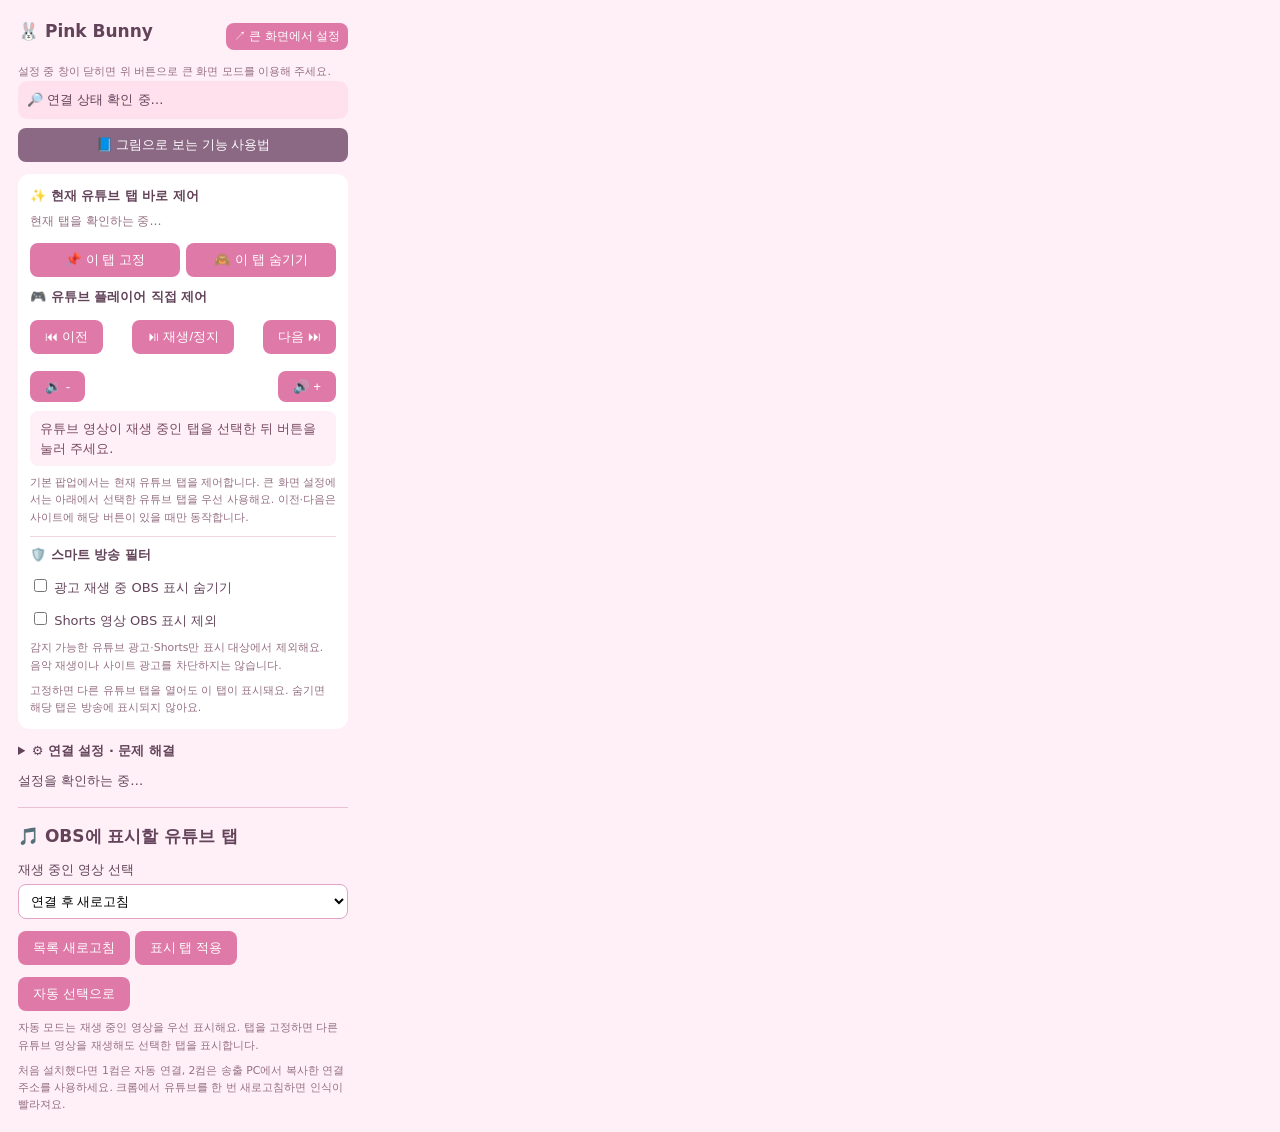
<file: extension/popup.html>
<!doctype html><html lang="ko"><head><meta charset="UTF-8"><style>
body{font:13px/1.6 system-ui,sans-serif;width:330px;margin:0;padding:18px;background:#fff0f7;color:#63435a}h2{margin:0 0 10px;font-size:17px}label{display:block;margin:10px 0 3px}input{width:100%;box-sizing:border-box;padding:8px;border:1px solid #e2a5c5;border-radius:8px}button{background:#df79a8;border:0;border-radius:8px;padding:8px 15px;color:white;margin-top:12px;cursor:pointer}#status{margin-top:10px}small{display:block;margin-top:8px;color:#956f82}button:disabled{opacity:.5;cursor:not-allowed}#tabs{max-width:100%}body.full-page{width:min(100%,650px);margin:30px auto;border-radius:18px;box-shadow:0 12px 36px #8c527a3d}body.full-page #quickActions{padding:18px}body.full-page button{min-height:36px}
</style></head><body><div style="display:flex;align-items:center;justify-content:space-between;gap:8px"><h2>🐰 Pink Bunny</h2><button id="openDashboard" type="button" style="margin:0;font-size:12px;padding:5px 8px">↗ 큰 화면에서 설정</button></div><small id="uiHint">설정 중 창이 닫히면 위 버튼으로 큰 화면 모드를 이용해 주세요.</small><div id="connection" role="status" style="padding:9px;border-radius:9px;background:#ffe1ee">🔎 연결 상태 확인 중…</div>
<button id="openFeatureGuide" type="button" style="width:100%;margin-top:9px;background:#8b6984">📘 그림으로 보는 기능 사용법</button>
<div id="quickActions" style="background:white;border-radius:12px;padding:12px;margin-top:12px">
<strong>✨ 현재 유튜브 탭 바로 제어</strong>
<div id="activeVideo" style="font-size:12px;color:#956f82;margin-top:5px">현재 탭을 확인하는 중…</div>
<div style="display:flex;gap:6px;flex-wrap:wrap"><button id="pinCurrent" style="flex:1">📌 이 탭 고정</button><button id="toggleCurrent" style="flex:1">🙈 이 탭 숨기기</button></div>
<div style="margin-top:10px"><strong>🎮 유튜브 플레이어 직접 제어</strong><div style="display:flex;gap:5px;justify-content:space-between;flex-wrap:wrap">
<button data-control="previous" title="재생목록 이전">⏮ 이전</button>
<button data-control="toggle" title="재생 또는 일시정지">⏯ 재생/정지</button>
<button data-control="next" title="재생목록 다음">다음 ⏭</button>
<button data-control="volumeDown">🔉 -</button>
<button data-control="volumeUp">🔊 +</button></div>
<p id="controlStatus" role="status" aria-live="polite" style="padding:8px 10px;margin:9px 0 0;border-radius:8px;background:#fff0f7;color:#784961;line-height:1.5">유튜브 영상이 재생 중인 탭을 선택한 뒤 버튼을 눌러 주세요.</p>
<small>기본 팝업에서는 현재 유튜브 탭을 제어합니다. 큰 화면 설정에서는 아래에서 선택한 유튜브 탭을 우선 사용해요. 이전·다음은 사이트에 해당 버튼이 있을 때만 동작합니다.</small></div>
<div style="margin-top:10px;border-top:1px solid #f3d6e2;padding-top:8px">
<strong>🛡️ 스마트 방송 필터</strong>
<label><input id="filterAds" type="checkbox" style="width:auto"> 광고 재생 중 OBS 표시 숨기기</label>
<label><input id="filterShorts" type="checkbox" style="width:auto"> Shorts 영상 OBS 표시 제외</label>
<small>감지 가능한 유튜브 광고·Shorts만 표시 대상에서 제외해요. 음악 재생이나 사이트 광고를 차단하지는 않습니다.</small>
</div>
<small>고정하면 다른 유튜브 탭을 열어도 이 탭이 표시돼요. 숨기면 해당 탭은 방송에 표시되지 않아요.</small>
</div>
<details style="margin-top:12px"><summary style="cursor:pointer;font-weight:bold">⚙️ 연결 설정 · 문제 해결</summary><button id="auto" style="width:100%">✨ 1컴 자동 연결</button>
<label>2컴 연결 주소 붙여넣기</label><input id="pair" placeholder="pinkbunny://pair?host=..." autocomplete="off">
<button id="apply">2컴 연결 주소 적용 (권한 허용)</button>
<hr style="margin:15px 0;border:0;border-top:1px solid #eac0d5">
<label>서버 PC IPv4 주소 (1컴이면 127.0.0.1)</label><input id="server" placeholder="192.168.0.10" autocomplete="off">
<label>연결 코드 (설치 도우미에서 확인 · 신규 32자리)</label><input id="key" placeholder="32자리 코드 (기존 8자리도 가능)" maxlength="32" autocomplete="off">
<button id="save">저장 및 연결 확인</button></details><div id="status" role="status">설정을 확인하는 중…</div>
<hr style="margin:15px 0;border:0;border-top:1px solid #eac0d5">
<h2>🎵 OBS에 표시할 유튜브 탭</h2>
<label for="tabs">재생 중인 영상 선택</label>
<select id="tabs" style="width:100%;padding:8px;border:1px solid #e2a5c5;border-radius:8px;background:white"><option>연결 후 새로고침</option></select>
<button id="refresh" style="margin-right:5px">목록 새로고침</button><button id="selectTab">표시 탭 적용</button><button id="unpin">자동 선택으로</button>
<small>자동 모드는 재생 중인 영상을 우선 표시해요. 탭을 고정하면 다른 유튜브 영상을 재생해도 선택한 탭을 표시합니다.</small>
<small>처음 설치했다면 1컴은 자동 연결, 2컴은 송출 PC에서 복사한 연결 주소를 사용하세요. 크롬에서 유튜브를 한 번 새로고침하면 인식이 빨라져요.</small>
<script src="popup.js"></script></body></html>
</file>
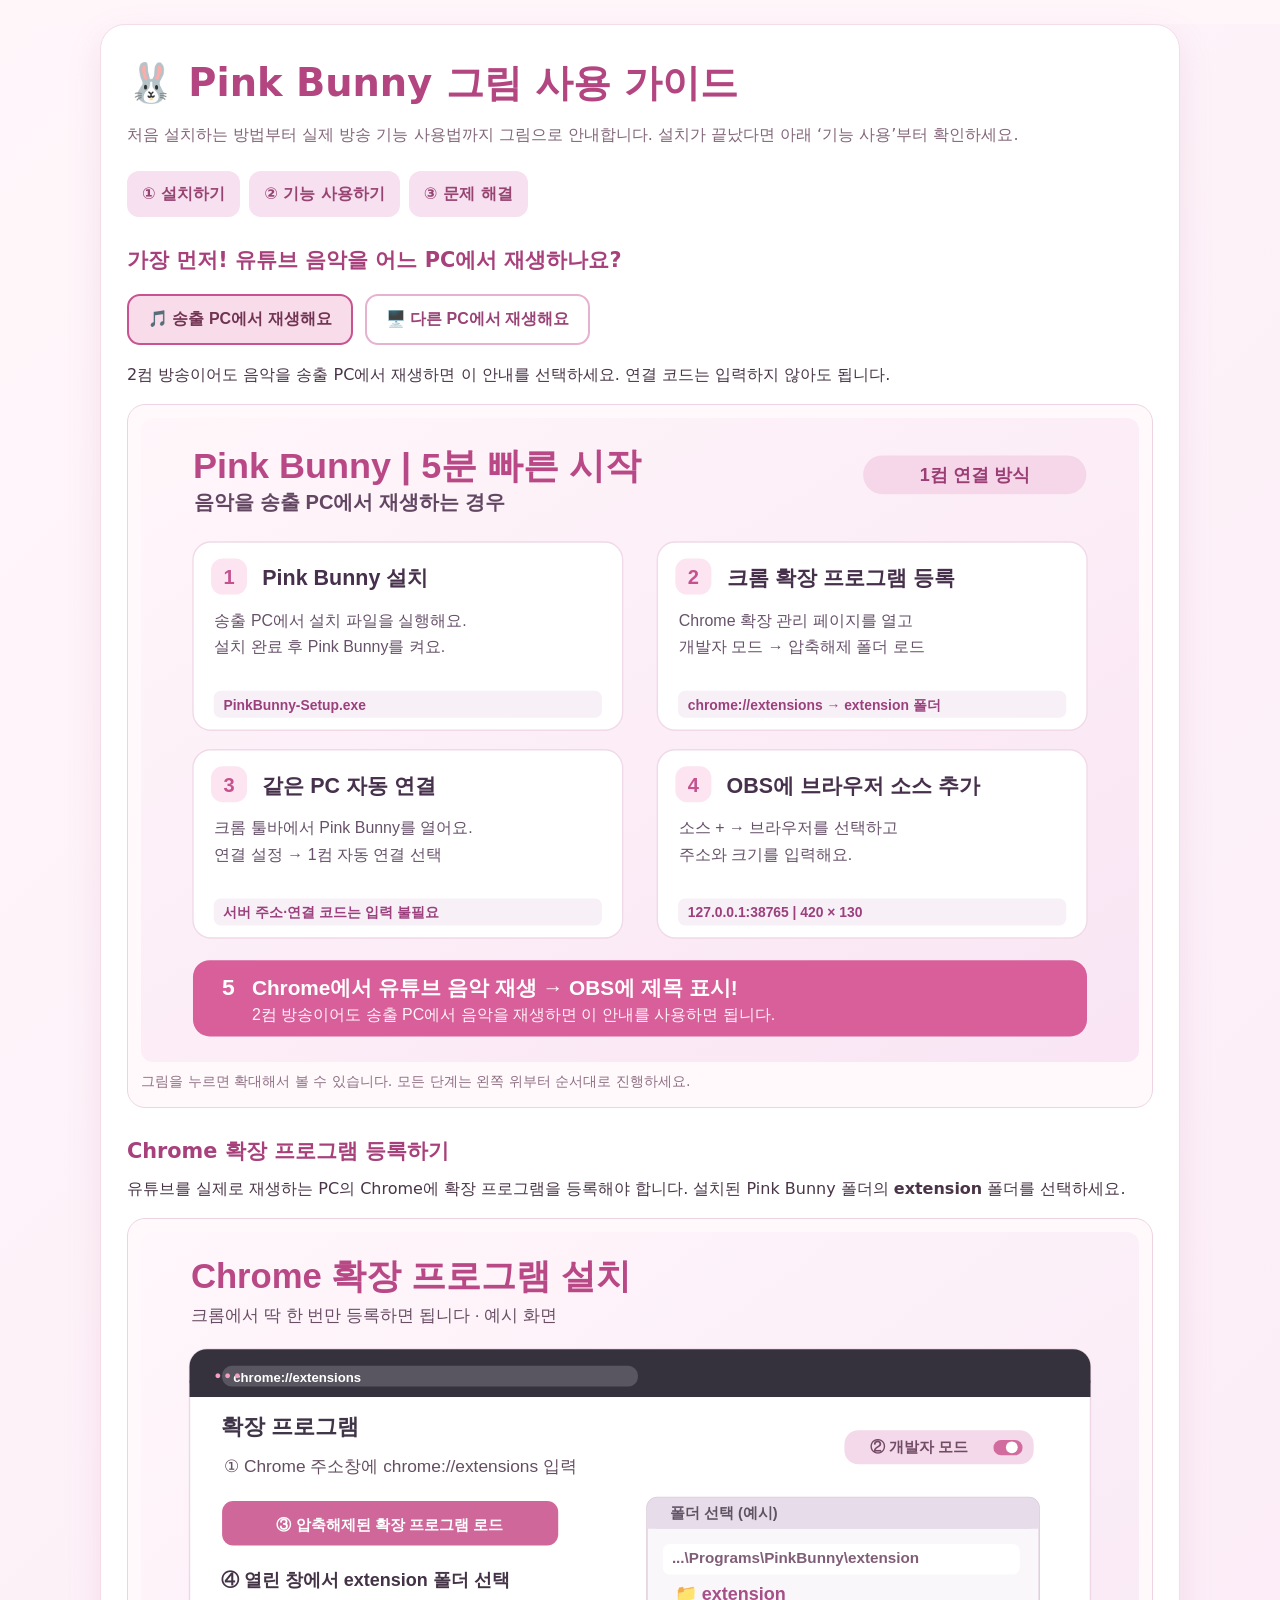
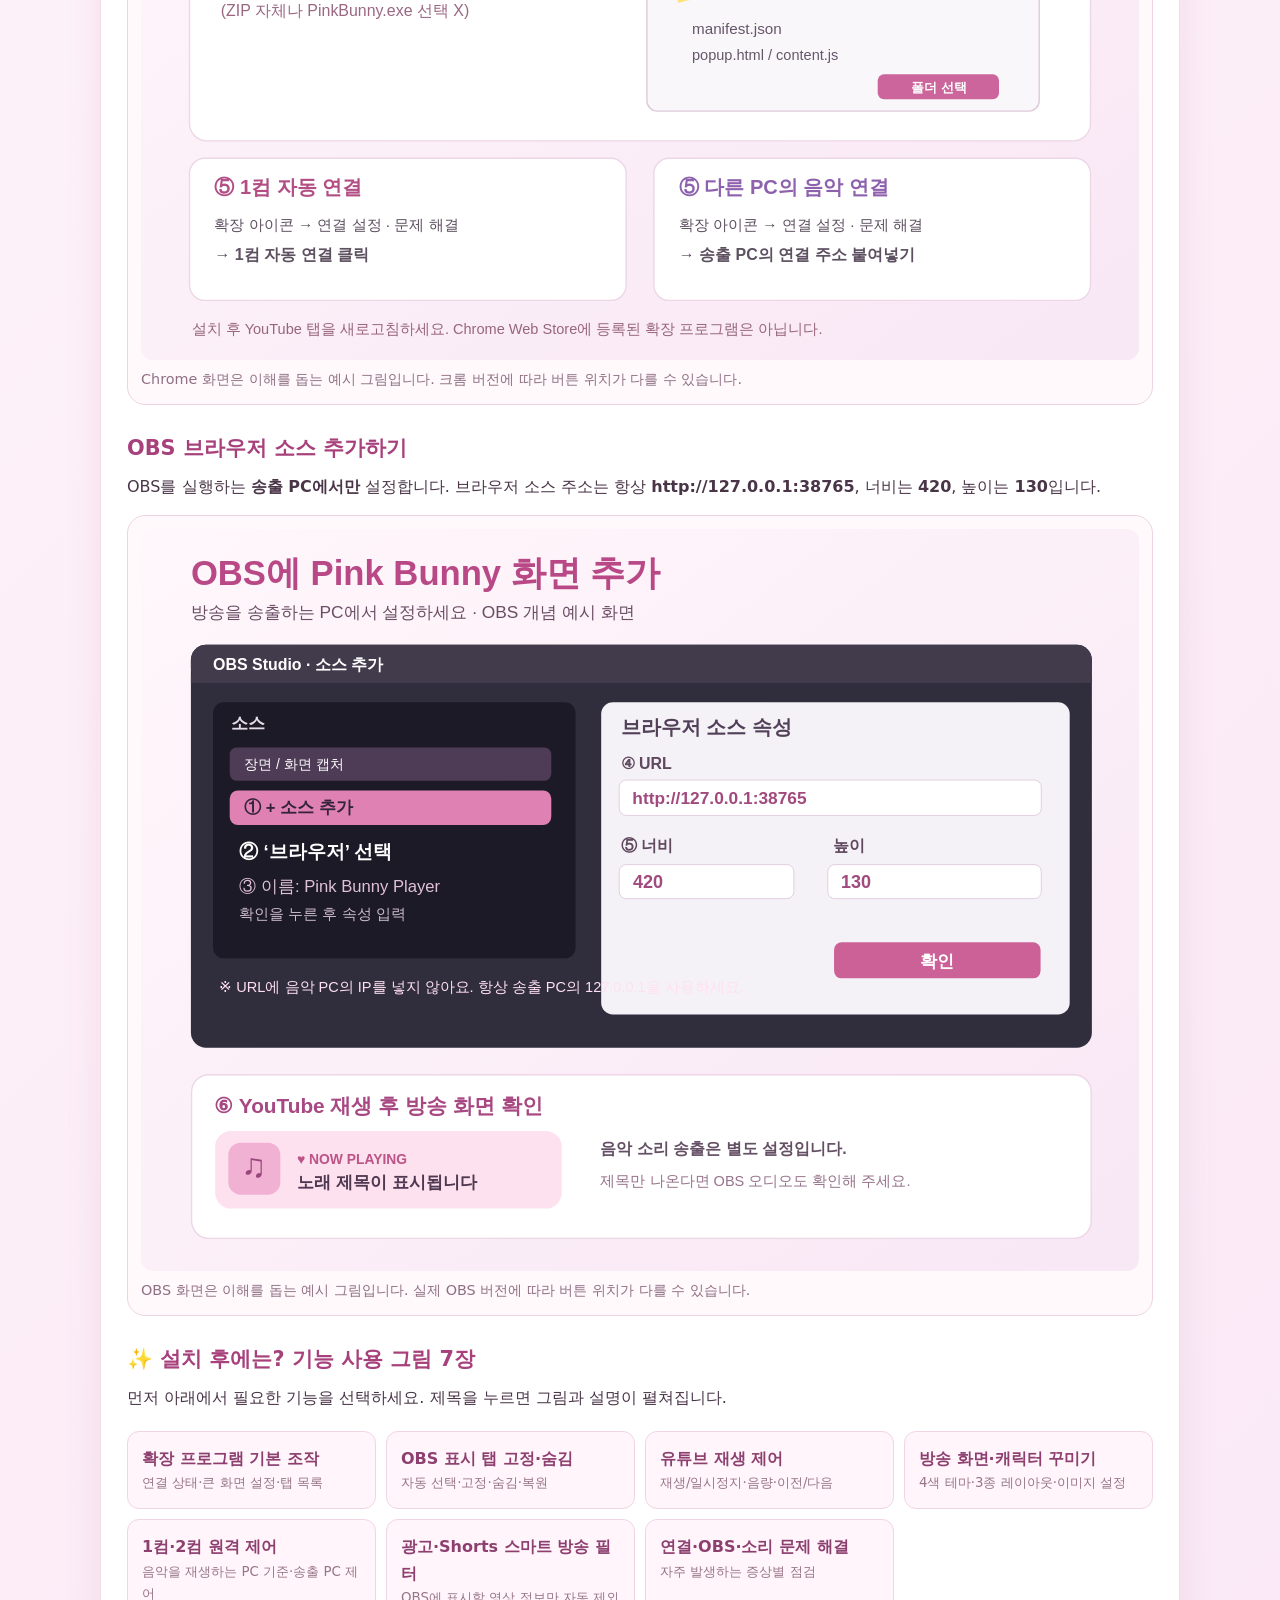
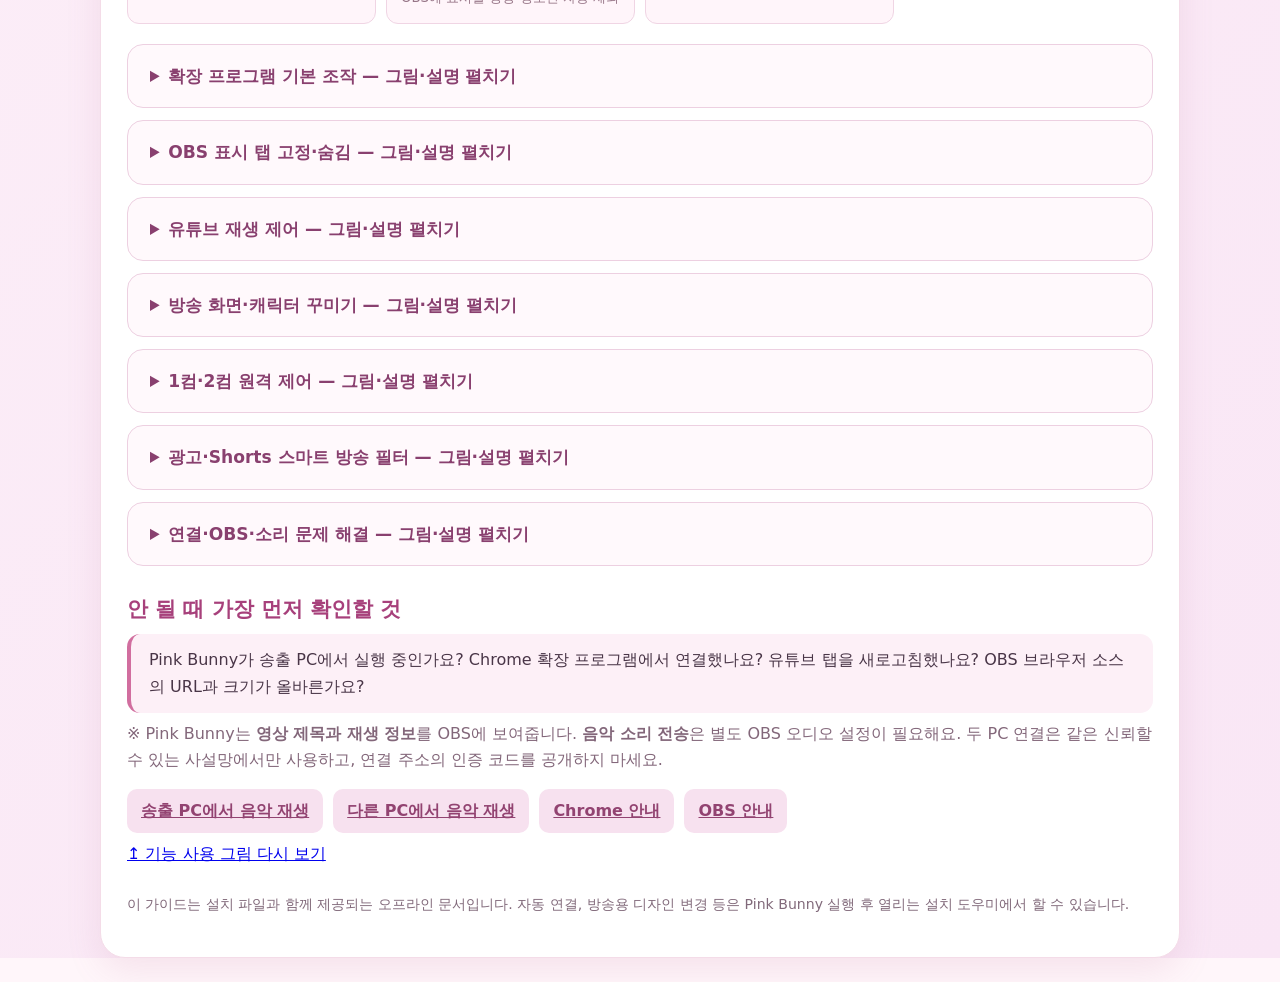
<file: overlay/guide.html>
<!doctype html>
<html lang="ko">
<head>
<meta charset="utf-8">
<meta name="viewport" content="width=device-width,initial-scale=1">
<meta name="color-scheme" content="light">
<title>Pink Bunny | 설치 · 기능 사용 그림 가이드</title>
<style>
:root{font-family:"Malgun Gothic",system-ui,-apple-system,sans-serif;color:#493547;background:#fff6fa}
*{box-sizing:border-box}body{margin:0;background:linear-gradient(135deg,#fff6fa,#f9e6f5);line-height:1.65}
main{max-width:1080px;margin:24px auto;padding:26px;background:#fff;border:1px solid #f4dce8;border-radius:25px;box-shadow:0 12px 35px #b65e9222}
h1{font-size:clamp(1.5rem,4vw,2.4rem);margin:0;color:#b34681}h2{font-size:1.3rem;color:#a7407b;margin:26px 0 8px}
p{margin:8px 0 15px}.sub{color:#83677a}
.choice{display:flex;flex-wrap:wrap;gap:12px;margin:17px 0}
button{border:2px solid #e7b1d0;border-radius:13px;background:#fff;color:#9a4377;font-size:1rem;font-weight:700;padding:13px 19px;cursor:pointer}
button[aria-pressed=true]{border-color:#c75391;background:#f9dcea;color:#713453}
figure{margin:13px 0;background:#fff9fc;border:1px solid #eed4e3;padding:13px;border-radius:18px;overflow:hidden}
figure img{width:100%;height:auto;display:block;border-radius:12px}
figure a{display:block;color:inherit;text-decoration:none}
figcaption{font-size:.9rem;color:#8f7083;margin-top:8px}nav.guide-nav{display:flex;flex-wrap:wrap;gap:9px;margin:22px 0}nav.guide-nav a{background:#F7E0EF;border-radius:12px;padding:10px 15px;color:#984473;font-weight:700;text-decoration:none}.feature-index{display:grid;grid-template-columns:repeat(auto-fit,minmax(240px,1fr));gap:10px;margin:20px 0}.feature-index a{background:#FFF5FA;border:1px solid #F0D5E4;border-radius:12px;padding:14px;color:#8D4070;text-decoration:none;font-weight:750}.feature-index small{display:block;font-weight:450;color:#977587}.guide-panel{border:1px solid #EDD0E1;border-radius:16px;margin:12px 0;padding:0 16px;background:#FFF9FC;scroll-margin-top:25px}.guide-panel summary{padding:17px 6px;cursor:pointer;font-size:1.07rem;color:#89406F;font-weight:800}.guide-panel p{margin:0 6px 14px}.guide-panel figure{margin:9px 0 16px}.guide-panel:target{outline:3px solid #E9B0D0}.quick-steps{padding-left:24px}.quick-steps li{margin-bottom:7px}
.links{display:flex;flex-wrap:wrap;gap:10px}
.links a{padding:9px 14px;border-radius:10px;background:#f7e1ef;color:#924371;font-weight:700}
.note{background:#fdf0f7;padding:13px 18px;border-radius:13px;border-left:4px solid #d16e9f}
.footer{font-size:.88rem;color:#81697a;margin-top:25px}
@media(max-width:700px){main{margin:0;border:0;border-radius:0;padding:18px 12px}figure{padding:7px}figcaption{font-size:.78rem}}
</style>
</head>
<body>
<main>
<h1>🐰 Pink Bunny 그림 사용 가이드</h1>
<p class="sub">처음 설치하는 방법부터 실제 방송 기능 사용법까지 그림으로 안내합니다. 설치가 끝났다면 아래 ‘기능 사용’부터 확인하세요.</p>
<nav class="guide-nav" aria-label="그림 가이드 빠른 이동"><a href="#install">① 설치하기</a><a href="#features">② 기능 사용하기</a><a href="#troubleshooting">③ 문제 해결</a></nav><section id="install" aria-label="설치 단계"><h2>가장 먼저! 유튜브 음악을 어느 PC에서 재생하나요?</h2>
<div class="choice" role="group" aria-label="음악 재생 PC 선택">
<button id="musicHere" aria-pressed="true">🎵 송출 PC에서 재생해요</button>
<button id="musicOther" aria-pressed="false">🖥️ 다른 PC에서 재생해요</button>
</div>
<p id="modeExplain">2컴 방송이어도 음악을 송출 PC에서 재생하면 이 안내를 선택하세요. 연결 코드는 입력하지 않아도 됩니다.</p>
<figure>
<a id="mainImageLink" href="guide-quickstart-1pc.svg" target="_blank" rel="noopener" aria-label="빠른 시작 그림 크게 보기">
<img id="mainImage" src="guide-quickstart-1pc.svg" alt="송출 PC 한 대에서 유튜브를 재생할 때의 설치 순서"/>
</a>
<figcaption>그림을 누르면 확대해서 볼 수 있습니다. 모든 단계는 왼쪽 위부터 순서대로 진행하세요.</figcaption>
</figure>
<h2>Chrome 확장 프로그램 등록하기</h2>
<p>유튜브를 실제로 재생하는 PC의 Chrome에 확장 프로그램을 등록해야 합니다. 설치된 Pink Bunny 폴더의 <strong>extension</strong> 폴더를 선택하세요.</p>
<figure><a href="guide-chrome-extension.svg" target="_blank" rel="noopener"><img src="guide-chrome-extension.svg" loading="lazy" alt="Chrome 확장 프로그램 등록 과정을 순서대로 표현한 그림"/></a><figcaption>Chrome 화면은 이해를 돕는 예시 그림입니다. 크롬 버전에 따라 버튼 위치가 다를 수 있습니다.</figcaption></figure>
<h2>OBS 브라우저 소스 추가하기</h2>
<p>OBS를 실행하는 <strong>송출 PC에서만</strong> 설정합니다. 브라우저 소스 주소는 항상 <strong>http://127.0.0.1:38765</strong>, 너비는 <strong>420</strong>, 높이는 <strong>130</strong>입니다.</p>
<figure><a href="guide-obs-source.svg" target="_blank" rel="noopener"><img src="guide-obs-source.svg" loading="lazy" alt="OBS 브라우저 소스를 추가하고 URL과 크기를 지정하는 순서의 그림"/></a><figcaption>OBS 화면은 이해를 돕는 예시 그림입니다. 실제 OBS 버전에 따라 버튼 위치가 다를 수 있습니다.</figcaption></figure>
</section><section id="features" aria-label="기능 사용 안내"><h2>✨ 설치 후에는? 기능 사용 그림 7장</h2><p>먼저 아래에서 필요한 기능을 선택하세요. 제목을 누르면 그림과 설명이 펼쳐집니다.</p><div class="feature-index"><a href="#feature-basic">확장 프로그램 기본 조작<small>연결 상태·큰 화면 설정·탭 목록</small></a><a href="#feature-tabs">OBS 표시 탭 고정·숨김<small>자동 선택·고정·숨김·복원</small></a><a href="#feature-controls">유튜브 재생 제어<small>재생/일시정지·음량·이전/다음</small></a><a href="#feature-design">방송 화면·캐릭터 꾸미기<small>4색 테마·3종 레이아웃·이미지 설정</small></a><a href="#feature-remote">1컴·2컴 원격 제어<small>음악을 재생하는 PC 기준·송출 PC 제어</small></a><a href="#feature-filters">광고·Shorts 스마트 방송 필터<small>OBS에 표시할 영상 정보만 자동 제외</small></a><a href="#feature-troubleshooting">연결·OBS·소리 문제 해결<small>자주 발생하는 증상별 점검</small></a></div><details id="feature-basic" class="guide-panel"><summary>확장 프로그램 기본 조작 — 그림·설명 펼치기</summary><p>Chrome 툴바의 Pink Bunny를 연 뒤 상단 연결 상태를 확인하세요. ‘연결 설정 · 문제 해결’에서 1컴 자동 연결 또는 2컴 주소를 설정하고, 드롭다운이 불편하면 ‘큰 화면에서 설정’을 누르세요.</p><figure><a href="guide-feature-extension.svg" target="_blank" rel="noopener"><img src="guide-feature-extension.svg" loading="lazy" alt="확장 프로그램 기본 조작 기능을 순서대로 표현한 그림 예시" /></a><figcaption>이미지를 누르면 확대됩니다. 실제 제품 화면을 이해하기 위한 예시로, 크롬·OBS 버전에 따라 버튼 배치가 다를 수 있습니다.</figcaption></figure></details><details id="feature-tabs" class="guide-panel"><summary>OBS 표시 탭 고정·숨김 — 그림·설명 펼치기</summary><p>기본은 자동 선택입니다. 특정 탭은 ‘이 탭 고정’으로 유지하고, 공개하지 않을 탭은 ‘이 탭 숨기기’로 OBS 표시에서 제외할 수 있어요. 고정 해제는 ‘자동 선택으로’를 사용합니다.</p><figure><a href="guide-feature-tabs.svg" target="_blank" rel="noopener"><img src="guide-feature-tabs.svg" loading="lazy" alt="OBS 표시 탭 고정·숨김 기능을 순서대로 표현한 그림 예시" /></a><figcaption>이미지를 누르면 확대됩니다. 실제 제품 화면을 이해하기 위한 예시로, 크롬·OBS 버전에 따라 버튼 배치가 다를 수 있습니다.</figcaption></figure></details><details id="feature-controls" class="guide-panel"><summary>유튜브 재생 제어 — 그림·설명 펼치기</summary><p>확장 프로그램에서 재생·일시정지, 음량 ±10%를 조절할 수 있습니다. 이전·다음 곡은 유튜브가 해당 버튼을 제공할 때만 동작합니다.</p><figure><a href="guide-feature-controls.svg" target="_blank" rel="noopener"><img src="guide-feature-controls.svg" loading="lazy" alt="유튜브 재생 제어 기능을 순서대로 표현한 그림 예시" /></a><figcaption>이미지를 누르면 확대됩니다. 실제 제품 화면을 이해하기 위한 예시로, 크롬·OBS 버전에 따라 버튼 배치가 다를 수 있습니다.</figcaption></figure></details><details id="feature-design" class="guide-panel"><summary>방송 화면·캐릭터 꾸미기 — 그림·설명 펼치기</summary><p>송출 PC의 설치 도우미 ‘Pink Bunny 디자인 설정’에서 테마와 레이아웃을 고르고, ‘내 캐릭터 이미지 등록’으로 PNG/JPEG/GIF/WebP 이미지를 올린 뒤 ‘설정 저장’을 누르세요.</p><figure><a href="guide-feature-design.svg" target="_blank" rel="noopener"><img src="guide-feature-design.svg" loading="lazy" alt="방송 화면·캐릭터 꾸미기 기능을 순서대로 표현한 그림 예시" /></a><figcaption>이미지를 누르면 확대됩니다. 실제 제품 화면을 이해하기 위한 예시로, 크롬·OBS 버전에 따라 버튼 배치가 다를 수 있습니다.</figcaption></figure></details><details id="feature-remote" class="guide-panel"><summary>1컴·2컴 원격 제어 — 그림·설명 펼치기</summary><p>송출 PC에서 음악을 재생하면 1컴 방식으로 연결합니다. 다른 PC에서 음악을 재생하는 경우에만 2컴 연결 주소가 필요합니다. 송출 PC 설치 도우미의 ‘⑥ 유튜브 원격 제어’에서 명령을 요청할 수 있습니다.</p><figure><a href="guide-feature-remote.svg" target="_blank" rel="noopener"><img src="guide-feature-remote.svg" loading="lazy" alt="1컴·2컴 원격 제어 기능을 순서대로 표현한 그림 예시" /></a><figcaption>이미지를 누르면 확대됩니다. 실제 제품 화면을 이해하기 위한 예시로, 크롬·OBS 버전에 따라 버튼 배치가 다를 수 있습니다.</figcaption></figure></details><details id="feature-filters" class="guide-panel"><summary>광고·Shorts 스마트 방송 필터 — 그림·설명 펼치기</summary><p>음악 PC 확장 프로그램의 ‘스마트 방송 필터’에서 광고 재생 중 숨김과 Shorts 제외를 각각 설정합니다. 유튜브 광고 자체를 차단하는 기능은 아닙니다.</p><figure><a href="guide-feature-filters.svg" target="_blank" rel="noopener"><img src="guide-feature-filters.svg" loading="lazy" alt="광고·Shorts 스마트 방송 필터 기능을 순서대로 표현한 그림 예시" /></a><figcaption>이미지를 누르면 확대됩니다. 실제 제품 화면을 이해하기 위한 예시로, 크롬·OBS 버전에 따라 버튼 배치가 다를 수 있습니다.</figcaption></figure></details><details id="feature-troubleshooting" class="guide-panel"><summary>연결·OBS·소리 문제 해결 — 그림·설명 펼치기</summary><p>연결 실패는 송출 PC의 Pink Bunny 실행 여부와 연결 코드를 확인하세요. OBS 화면이 비면 브라우저 소스 주소·크기를 확인하고, 음악 소리가 안 들리면 OBS 오디오 캡처를 설정하세요.</p><figure><a href="guide-feature-troubleshoot.svg" target="_blank" rel="noopener"><img src="guide-feature-troubleshoot.svg" loading="lazy" alt="연결·OBS·소리 문제 해결 기능을 순서대로 표현한 그림 예시" /></a><figcaption>이미지를 누르면 확대됩니다. 실제 제품 화면을 이해하기 위한 예시로, 크롬·OBS 버전에 따라 버튼 배치가 다를 수 있습니다.</figcaption></figure></details></section><section id="troubleshooting" aria-label="자주 묻는 문제"><h2>안 될 때 가장 먼저 확인할 것</h2>
<div class="note">Pink Bunny가 송출 PC에서 실행 중인가요? Chrome 확장 프로그램에서 연결했나요? 유튜브 탭을 새로고침했나요? OBS 브라우저 소스의 URL과 크기가 올바른가요?</div>
<p class="sub">※ Pink Bunny는 <strong>영상 제목과 재생 정보</strong>를 OBS에 보여줍니다. <strong>음악 소리 전송</strong>은 별도 OBS 오디오 설정이 필요해요. 두 PC 연결은 같은 신뢰할 수 있는 사설망에서만 사용하고, 연결 주소의 인증 코드를 공개하지 마세요.</p>
<div class="links">
<a href="guide-quickstart-1pc.svg" target="_blank" rel="noopener">송출 PC에서 음악 재생</a>
<a href="guide-quickstart-2pc.svg" target="_blank" rel="noopener">다른 PC에서 음악 재생</a>
<a href="guide-chrome-extension.svg" target="_blank" rel="noopener">Chrome 안내</a>
<a href="guide-obs-source.svg" target="_blank" rel="noopener">OBS 안내</a>
</div>
<p><a href="#features">↥ 기능 사용 그림 다시 보기</a></p></section><p class="footer">이 가이드는 설치 파일과 함께 제공되는 오프라인 문서입니다. 자동 연결, 방송용 디자인 변경 등은 Pink Bunny 실행 후 열리는 설치 도우미에서 할 수 있습니다.</p>
</main>
<script>
(function(){
 const main=document.getElementById('mainImage'),link=document.getElementById('mainImageLink'),desc=document.getElementById('modeExplain');
 const here=document.getElementById('musicHere'),other=document.getElementById('musicOther');
 function setMode(two){
  const source=two?'guide-quickstart-2pc.svg':'guide-quickstart-1pc.svg';
  main.src=source;link.href=source;
  main.alt=two?'다른 PC에서 유튜브를 재생하는 경우의 설치 순서':'송출 PC에서 유튜브를 재생하는 경우의 설치 순서';
  here.setAttribute('aria-pressed',String(!two));other.setAttribute('aria-pressed',String(two));
  desc.textContent=two?'Pink Bunny와 OBS는 송출 PC에, Chrome 확장 프로그램은 음악을 재생하는 다른 PC에 설치하세요.':'2컴 방송이어도 음악을 송출 PC에서 재생하면 이 안내를 선택하세요. 연결 코드는 입력하지 않아도 됩니다.';
 }
 here.addEventListener('click',()=>setMode(false));other.addEventListener('click',()=>setMode(true));
 function openLinkedFeature(){
  const id=decodeURIComponent(location.hash.slice(1));
  if(!id.startsWith('feature-'))return;
  const panel=document.getElementById(id);
  if(panel&&panel.tagName==='DETAILS')panel.open=true;
 }
 window.addEventListener('hashchange',openLinkedFeature);
 openLinkedFeature();
})();
</script>
</body>
</html>
</file>
